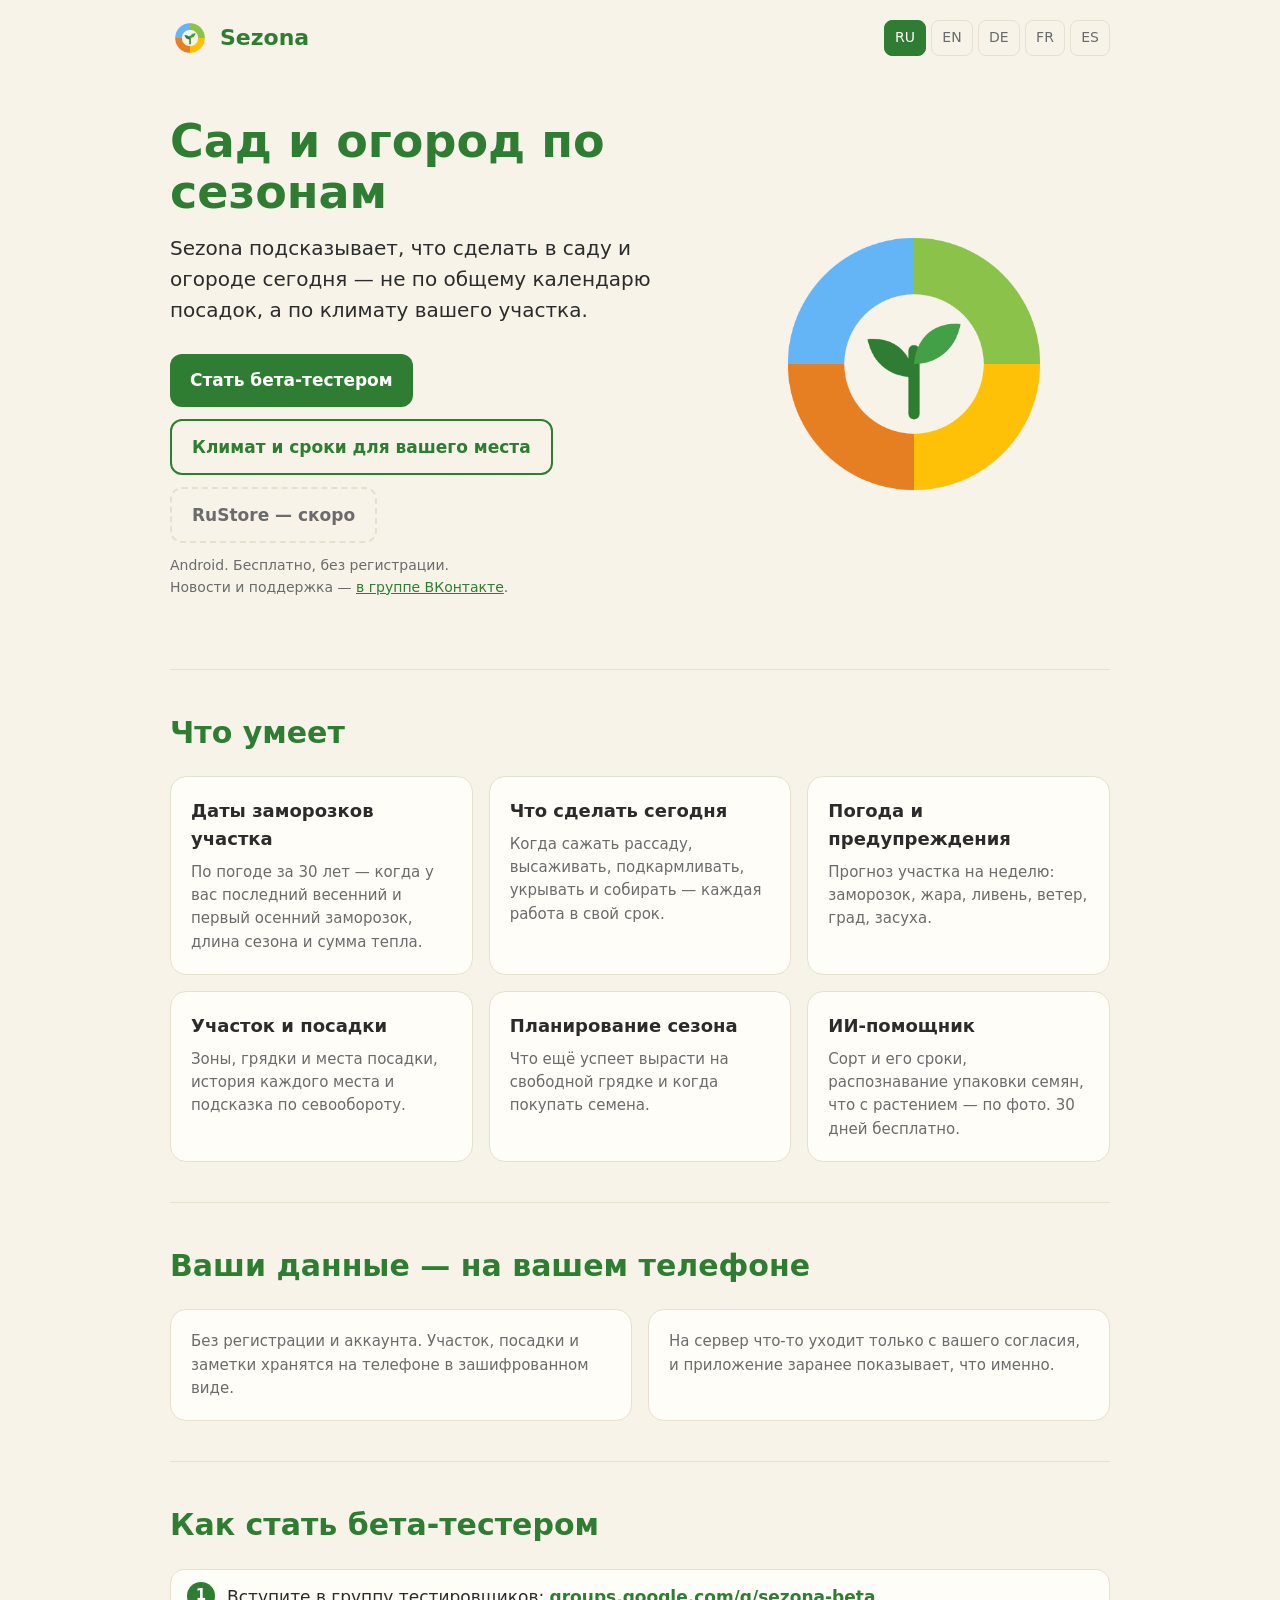
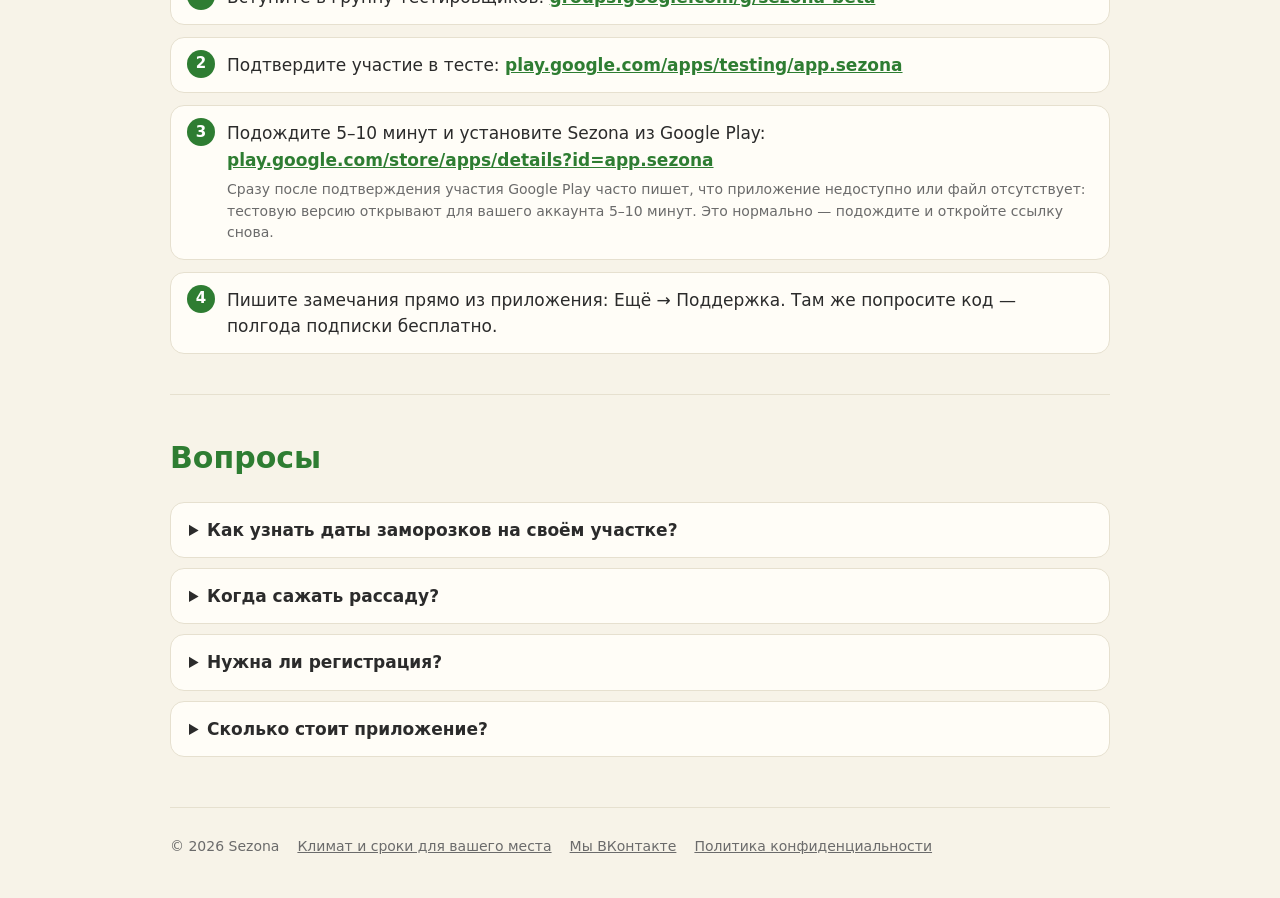
<file: index.html>
<!DOCTYPE html>
<html lang="ru">
<head>
<meta charset="utf-8">
<meta name="viewport" content="width=device-width, initial-scale=1">
<title>Sezona — календарь работ в саду и огороде по климату вашего участка</title>
<meta name="description" content="Приложение для сада и огорода: даты заморозков по погоде за 30 лет, когда сажать рассаду и высаживать, погода участка с предупреждениями, ИИ-помощник по фото. Android, бесплатно, без регистрации.">
<link rel="canonical" href="https://sezonaapp.com/">
<link rel="alternate" hreflang="ru" href="https://sezonaapp.com/">
<link rel="alternate" hreflang="en" href="https://sezonaapp.com/en/">
<link rel="alternate" hreflang="de" href="https://sezonaapp.com/de/">
<link rel="alternate" hreflang="fr" href="https://sezonaapp.com/fr/">
<link rel="alternate" hreflang="es" href="https://sezonaapp.com/es/">
<link rel="alternate" hreflang="x-default" href="https://sezonaapp.com/en/">
<link rel="icon" href="/icon.png" type="image/png">
<link rel="apple-touch-icon" href="/icon.png">
<link rel="stylesheet" href="/style.css">
<meta name="theme-color" content="#2E7D32">
<meta property="og:type" content="website">
<meta property="og:site_name" content="Sezona">
<meta property="og:locale" content="ru_RU">
<meta property="og:locale:alternate" content="en_US">
<meta property="og:url" content="https://sezonaapp.com/">
<meta property="og:title" content="Sezona — сад и огород по сезонам">
<meta property="og:description" content="Что и когда делать в саду и огороде — по климату вашего участка.">
<meta property="og:image" content="https://sezonaapp.com/og-ru.png">
<meta property="og:image:width" content="1200">
<meta property="og:image:height" content="630">
<meta name="twitter:card" content="summary_large_image">
<script type="application/ld+json">
{
  "@context": "https://schema.org",
  "@graph": [
    {
      "@type": "SoftwareApplication",
      "name": "Sezona: сад и огород",
      "alternateName": "Sezona",
      "url": "https://sezonaapp.com/",
      "image": "https://sezonaapp.com/icon.png",
      "description": "Календарь работ в саду и огороде по климату участка: даты заморозков, сроки посева и высадки, погода с предупреждениями, ИИ-помощник.",
      "applicationCategory": "LifestyleApplication",
      "operatingSystem": "Android",
      "inLanguage": ["ru", "en"],
      "offers": { "@type": "Offer", "price": "0", "priceCurrency": "RUB" },
      "downloadUrl": "https://play.google.com/store/apps/details?id=app.sezona",
      "sameAs": ["https://vk.ru/sezonaapp"]
    },
    {
      "@type": "FAQPage",
      "mainEntity": [
        { "@type": "Question", "name": "Как узнать даты заморозков на своём участке?",
          "acceptedAnswer": { "@type": "Answer", "text": "Укажите в Sezona, где участок. Приложение по погоде за последние 30 лет рассчитает, когда у вас обычно последний весенний и первый осенний заморозок, сколько длится сезон и сколько тепла набирается за лето." } },
        { "@type": "Question", "name": "Когда сажать рассаду?",
          "acceptedAnswer": { "@type": "Answer", "text": "Срок посева рассады считается назад от даты высадки, а высадка — от даты последнего весеннего заморозка на вашем участке. Sezona делает этот расчёт для каждой культуры и напоминает, когда пора сеять." } },
        { "@type": "Question", "name": "Нужна ли регистрация?",
          "acceptedAnswer": { "@type": "Answer", "text": "Нет. Участок, посадки и заметки хранятся на телефоне в зашифрованном виде. На сервер что-то уходит только с вашего согласия." } },
        { "@type": "Question", "name": "Сколько стоит приложение?",
          "acceptedAnswer": { "@type": "Answer", "text": "Приложение бесплатное. Полный справочник на сервере и ИИ проекта — по подписке, первые 30 дней бесплатно. ИИ-помощник можно подключить и по своему ключу." } }
      ]
    }
  ]
}
</script>
</head>
<body>
<div class="wrap">
  <header>
    <a class="brand" href="/"><img src="/icon.png" alt="" width="40" height="40">Sezona</a>
    <nav class="lang" aria-label="Язык">
      <a href="/" hreflang="ru" aria-current="page">RU</a>
      <a href="/en/" hreflang="en">EN</a>
      <a href="/de/" hreflang="de">DE</a>
      <a href="/fr/" hreflang="fr">FR</a>
      <a href="/es/" hreflang="es">ES</a>
    </nav>
  </header>

  <main>
    <div class="hero">
      <div>
        <h1>Сад и огород по сезонам</h1>
        <p class="lead">Sezona подсказывает, что сделать в саду и огороде сегодня — не по общему календарю посадок, а по климату вашего участка.</p>
        <div class="buttons">
          <a class="btn main" href="#beta">Стать бета-тестером</a>
          <a class="btn alt" href="https://climate.sezonaapp.com/ru/">Климат и сроки для вашего места</a>
          <span class="btn off">RuStore — скоро</span>
        </div>
        <p class="note">Android. Бесплатно, без регистрации.<br>Новости и поддержка — <a href="https://vk.ru/sezonaapp">в группе ВКонтакте</a>.</p>
      </div>
      <img src="/icon.png" alt="Логотип Sezona — росток в колесе четырёх сезонов" width="340" height="340">
    </div>

    <section>
      <h2>Что умеет</h2>
      <div class="grid">
        <div class="card"><h3>Даты заморозков участка</h3>
          <p>По погоде за 30 лет — когда у вас последний весенний и первый осенний заморозок, длина сезона и сумма тепла.</p></div>
        <div class="card"><h3>Что сделать сегодня</h3>
          <p>Когда сажать рассаду, высаживать, подкармливать, укрывать и собирать — каждая работа в свой срок.</p></div>
        <div class="card"><h3>Погода и предупреждения</h3>
          <p>Прогноз участка на неделю: заморозок, жара, ливень, ветер, град, засуха.</p></div>
        <div class="card"><h3>Участок и посадки</h3>
          <p>Зоны, грядки и места посадки, история каждого места и подсказка по севообороту.</p></div>
        <div class="card"><h3>Планирование сезона</h3>
          <p>Что ещё успеет вырасти на свободной грядке и когда покупать семена.</p></div>
        <div class="card"><h3>ИИ-помощник</h3>
          <p>Сорт и его сроки, распознавание упаковки семян, что с растением — по фото. 30 дней бесплатно.</p></div>
      </div>
    </section>

    <section>
      <h2>Ваши данные — на вашем телефоне</h2>
      <div class="privacy">
        <div class="card"><p>Без регистрации и аккаунта. Участок, посадки и заметки хранятся на телефоне в зашифрованном виде.</p></div>
        <div class="card"><p>На сервер что-то уходит только с вашего согласия, и приложение заранее показывает, что именно.</p></div>
      </div>
    </section>

    <section id="beta">
      <h2>Как стать бета-тестером</h2>
      <ol class="steps">
        <li>Вступите в группу тестировщиков: <a href="https://groups.google.com/g/sezona-beta">groups.google.com/g/sezona-beta</a></li>
        <li>Подтвердите участие в тесте: <a href="https://play.google.com/apps/testing/app.sezona">play.google.com/apps/testing/app.sezona</a></li>
        <li>Подождите 5–10 минут и установите Sezona из Google Play: <a href="https://play.google.com/store/apps/details?id=app.sezona">play.google.com/store/apps/details?id=app.sezona</a><br><span class="hint">Сразу после подтверждения участия Google Play часто пишет, что приложение недоступно или файл отсутствует: тестовую версию открывают для вашего аккаунта 5–10 минут. Это нормально — подождите и откройте ссылку снова.</span></li>
        <li>Пишите замечания прямо из приложения: Ещё → Поддержка. Там же попросите код — полгода подписки бесплатно.</li>
      </ol>
    </section>

    <section class="faq">
      <h2>Вопросы</h2>
      <details><summary>Как узнать даты заморозков на своём участке?</summary>
        <p>Укажите в Sezona, где участок. Приложение по погоде за последние 30 лет рассчитает, когда у вас обычно последний весенний и первый осенний заморозок, сколько длится сезон и сколько тепла набирается за лето.</p></details>
      <details><summary>Когда сажать рассаду?</summary>
        <p>Срок посева рассады считается назад от даты высадки, а высадка — от даты последнего весеннего заморозка на вашем участке. Sezona делает этот расчёт для каждой культуры и напоминает, когда пора сеять.</p></details>
      <details><summary>Нужна ли регистрация?</summary>
        <p>Нет. Участок, посадки и заметки хранятся на телефоне в зашифрованном виде. На сервер что-то уходит только с вашего согласия.</p></details>
      <details><summary>Сколько стоит приложение?</summary>
        <p>Приложение бесплатное. Полный справочник на сервере и ИИ проекта — по подписке, первые 30 дней бесплатно. ИИ-помощник можно подключить и по своему ключу.</p></details>
    </section>
  </main>

  <footer>
    <span>© 2026 Sezona</span>
    <a href="https://climate.sezonaapp.com/ru/">Климат и сроки для вашего места</a>
    <a href="https://vk.ru/sezonaapp">Мы ВКонтакте</a>
    <a href="https://aagorlan.github.io/sezona-legal/">Политика конфиденциальности</a>
  </footer>
</div>
</body>
</html>
</file>
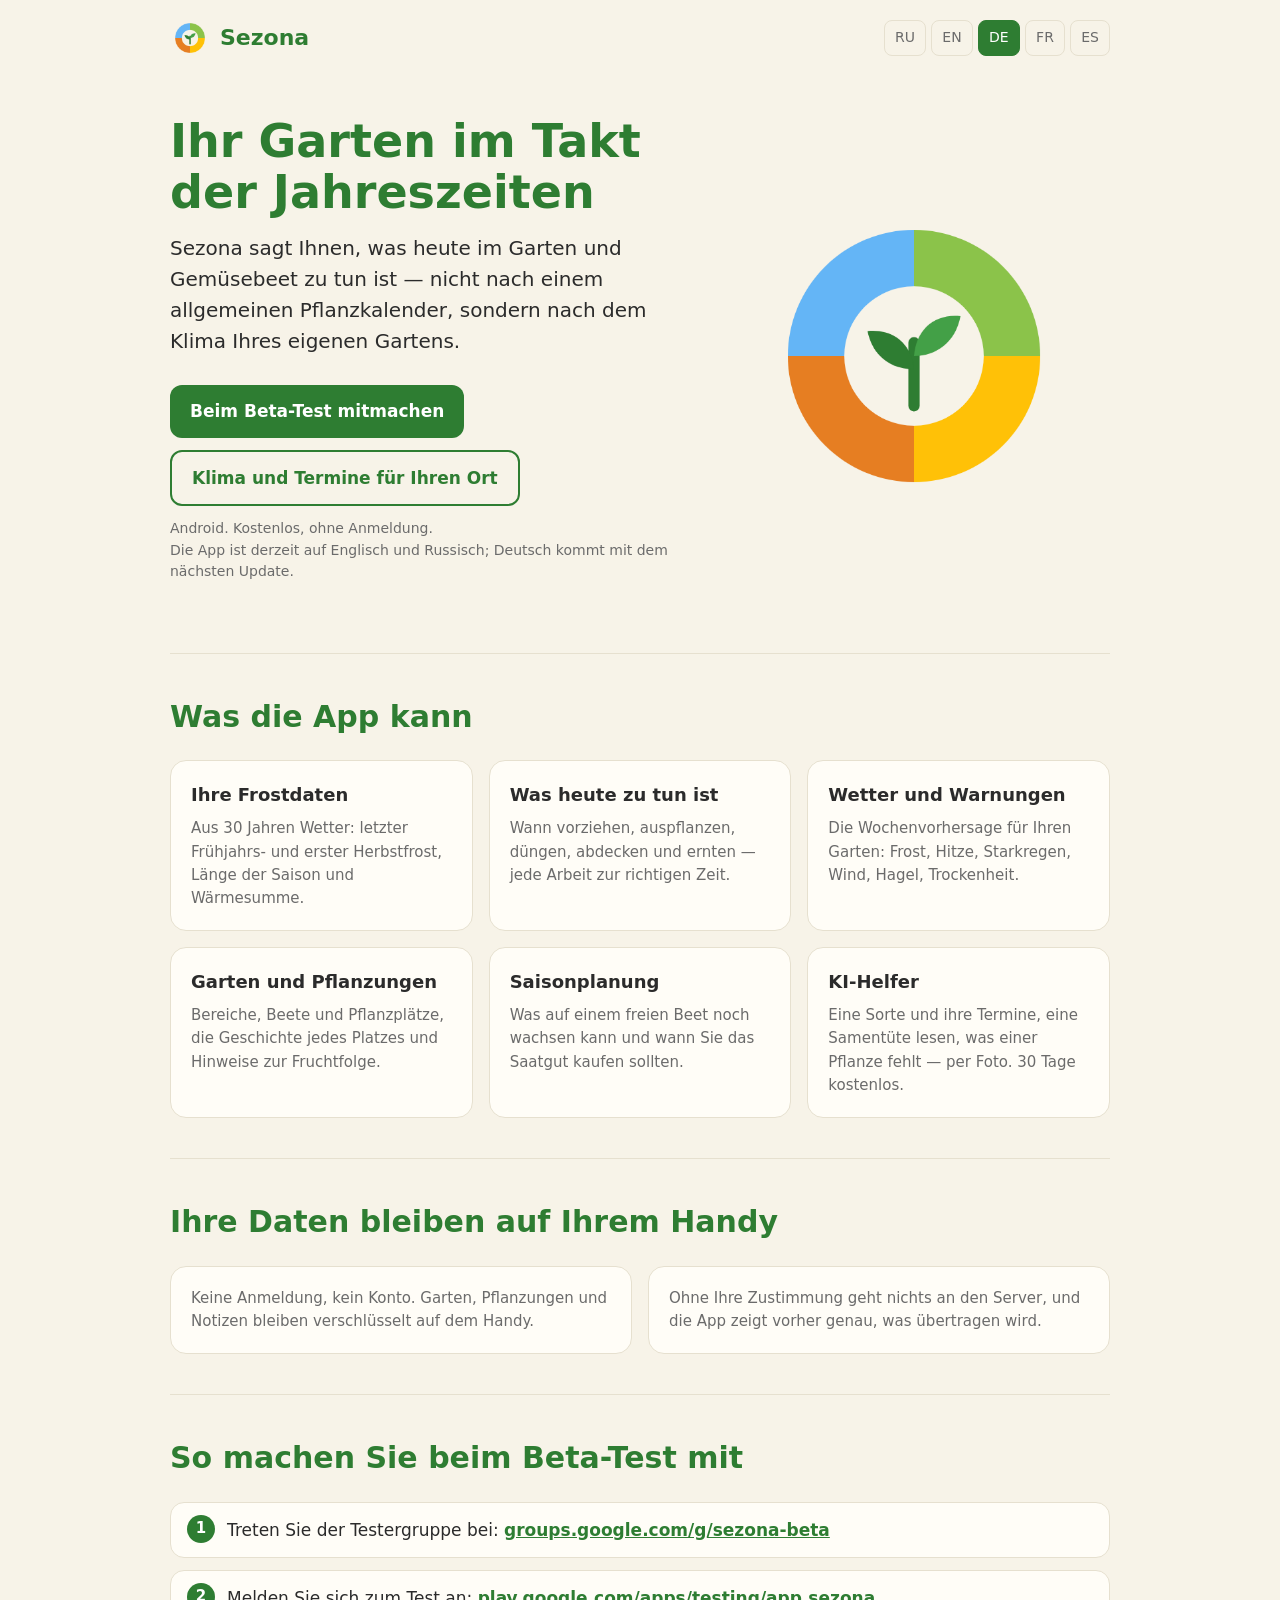
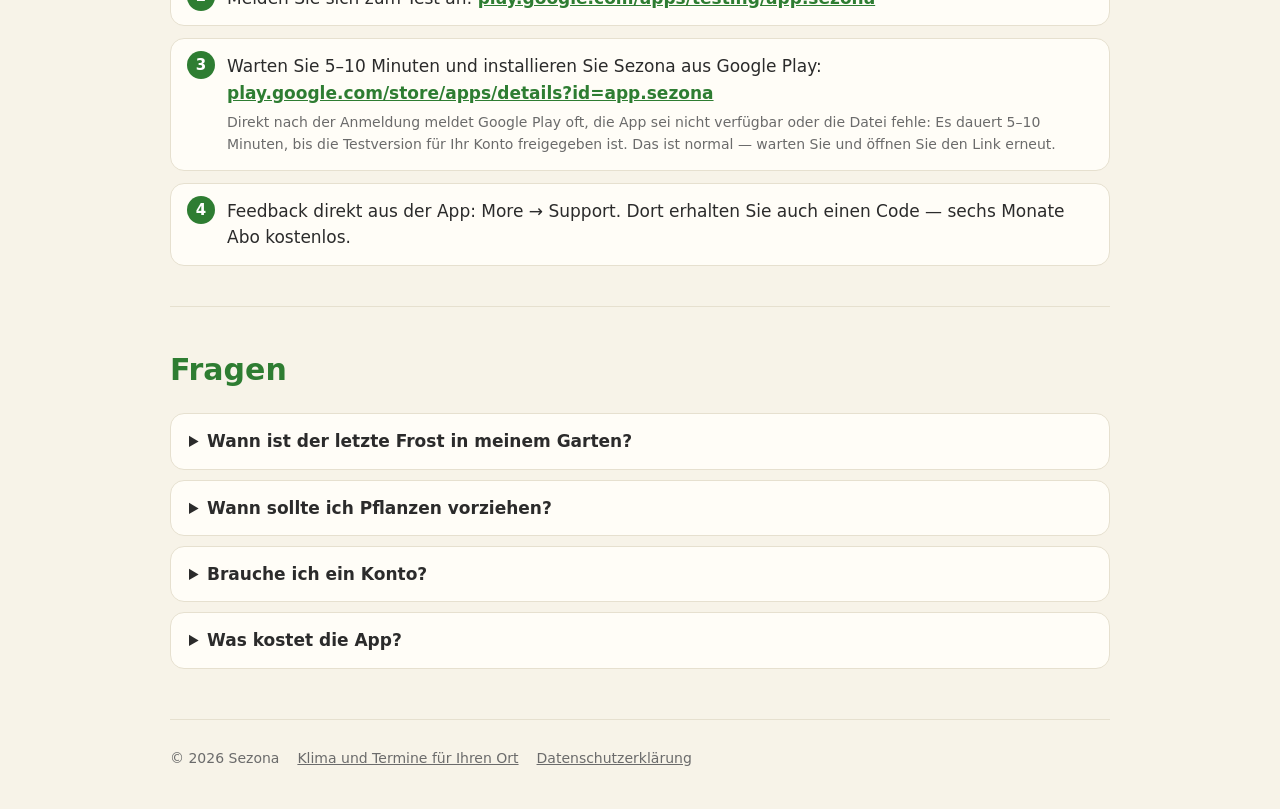
<file: de/index.html>
<!DOCTYPE html>
<html lang="de">
<head>
<meta charset="utf-8">
<meta name="viewport" content="width=device-width, initial-scale=1">
<title>Sezona — Garten- und Gemüseplaner nach dem Klima Ihres Gartens</title>
<meta name="description" content="Garten-App: Ihre Daten für den letzten und ersten Frost aus 30 Jahren Wetter, wann vorziehen und auspflanzen, das Wetter Ihres Gartens mit Warnungen und ein KI-Helfer. Android, kostenlos, ohne Anmeldung.">
<link rel="canonical" href="https://sezonaapp.com/de/">
<link rel="alternate" hreflang="ru" href="https://sezonaapp.com/">
<link rel="alternate" hreflang="en" href="https://sezonaapp.com/en/">
<link rel="alternate" hreflang="de" href="https://sezonaapp.com/de/">
<link rel="alternate" hreflang="fr" href="https://sezonaapp.com/fr/">
<link rel="alternate" hreflang="es" href="https://sezonaapp.com/es/">
<link rel="alternate" hreflang="x-default" href="https://sezonaapp.com/en/">
<link rel="icon" href="/icon.png" type="image/png">
<link rel="apple-touch-icon" href="/icon.png">
<link rel="stylesheet" href="/style.css">
<meta name="theme-color" content="#2E7D32">
<meta property="og:type" content="website">
<meta property="og:site_name" content="Sezona">
<meta property="og:locale" content="de_DE">
<meta property="og:locale:alternate" content="en_US">
<meta property="og:url" content="https://sezonaapp.com/de/">
<meta property="og:title" content="Sezona — Ihr Garten im Takt der Jahreszeiten">
<meta property="og:description" content="Was im Garten wann zu tun ist — nach dem Klima Ihres Gartens.">
<meta property="og:image" content="https://sezonaapp.com/og-de.png">
<meta property="og:image:width" content="1200">
<meta property="og:image:height" content="630">
<meta name="twitter:card" content="summary_large_image">
<script type="application/ld+json">
{
  "@context": "https://schema.org",
  "@graph": [
    {
      "@type": "SoftwareApplication",
      "name": "Sezona: Garten- und Gemüseplaner",
      "alternateName": "Sezona",
      "url": "https://sezonaapp.com/de/",
      "image": "https://sezonaapp.com/icon.png",
      "description": "Ein Planer für Garten und Gemüsebeet nach dem Klima Ihres Gartens: Frostdaten, Aussaat- und Pflanztermine, Wetterwarnungen und ein KI-Helfer.",
      "applicationCategory": "LifestyleApplication",
      "operatingSystem": "Android",
      "inLanguage": ["de"],
      "offers": { "@type": "Offer", "price": "0", "priceCurrency": "EUR" },
      "downloadUrl": "https://play.google.com/store/apps/details?id=app.sezona"
    },
    {
      "@type": "FAQPage",
      "mainEntity": [
        { "@type": "Question", "name": "Wann ist der letzte Frost in meinem Garten?",
          "acceptedAnswer": { "@type": "Answer", "text": "Geben Sie in Sezona an, wo Ihr Garten liegt. Aus dem Wetter der letzten 30 Jahre berechnet die App, wann bei Ihnen meist der letzte Frühjahrs- und der erste Herbstfrost ist, wie lang die Saison dauert und wie viel Wärme der Sommer bringt." } },
        { "@type": "Question", "name": "Wann sollte ich Pflanzen vorziehen?",
          "acceptedAnswer": { "@type": "Answer", "text": "Der Termin fürs Vorziehen wird vom Auspflanzen zurückgerechnet, das Auspflanzen vom letzten Frühjahrsfrost in Ihrem Garten. Sezona macht das für jede Kultur und erinnert Sie, wenn es Zeit zur Aussaat ist." } },
        { "@type": "Question", "name": "Brauche ich ein Konto?",
          "acceptedAnswer": { "@type": "Answer", "text": "Nein. Garten, Pflanzungen und Notizen bleiben verschlüsselt auf Ihrem Handy. Ohne Ihre Zustimmung geht nichts an den Server." } },
        { "@type": "Question", "name": "Was kostet die App?",
          "acceptedAnswer": { "@type": "Answer", "text": "Die App ist kostenlos. Der vollständige Pflanzenkatalog auf dem Server und die KI des Projekts gibt es im Abo; die ersten 30 Tage sind kostenlos. Den KI-Helfer können Sie auch mit Ihrem eigenen Schlüssel nutzen." } }
      ]
    }
  ]
}
</script>
</head>
<body>
<div class="wrap">
  <header>
    <a class="brand" href="/de/"><img src="/icon.png" alt="" width="40" height="40">Sezona</a>
    <nav class="lang" aria-label="Sprache">
      <a href="/" hreflang="ru">RU</a>
      <a href="/en/" hreflang="en">EN</a>
      <a href="/de/" hreflang="de" aria-current="page">DE</a>
      <a href="/fr/" hreflang="fr">FR</a>
      <a href="/es/" hreflang="es">ES</a>
    </nav>
  </header>

  <main>
    <div class="hero">
      <div>
        <h1>Ihr Garten im Takt der Jahreszeiten</h1>
        <p class="lead">Sezona sagt Ihnen, was heute im Garten und Gemüsebeet zu tun ist — nicht nach einem allgemeinen Pflanzkalender, sondern nach dem Klima Ihres eigenen Gartens.</p>
        <div class="buttons">
          <a class="btn main" href="#beta">Beim Beta-Test mitmachen</a>
          <a class="btn alt" href="https://climate.sezonaapp.com/de/">Klima und Termine für Ihren Ort</a>
        </div>
        <p class="note">Android. Kostenlos, ohne Anmeldung.<br>Die App ist derzeit auf Englisch und Russisch; Deutsch kommt mit dem nächsten Update.</p>
      </div>
      <img src="/icon.png" alt="Sezona-Logo — ein Keimling im Rad der vier Jahreszeiten" width="340" height="340">
    </div>

    <section>
      <h2>Was die App kann</h2>
      <div class="grid">
        <div class="card"><h3>Ihre Frostdaten</h3>
          <p>Aus 30 Jahren Wetter: letzter Frühjahrs- und erster Herbstfrost, Länge der Saison und Wärmesumme.</p></div>
        <div class="card"><h3>Was heute zu tun ist</h3>
          <p>Wann vorziehen, auspflanzen, düngen, abdecken und ernten — jede Arbeit zur richtigen Zeit.</p></div>
        <div class="card"><h3>Wetter und Warnungen</h3>
          <p>Die Wochenvorhersage für Ihren Garten: Frost, Hitze, Starkregen, Wind, Hagel, Trockenheit.</p></div>
        <div class="card"><h3>Garten und Pflanzungen</h3>
          <p>Bereiche, Beete und Pflanzplätze, die Geschichte jedes Platzes und Hinweise zur Fruchtfolge.</p></div>
        <div class="card"><h3>Saisonplanung</h3>
          <p>Was auf einem freien Beet noch wachsen kann und wann Sie das Saatgut kaufen sollten.</p></div>
        <div class="card"><h3>KI-Helfer</h3>
          <p>Eine Sorte und ihre Termine, eine Samentüte lesen, was einer Pflanze fehlt — per Foto. 30 Tage kostenlos.</p></div>
      </div>
    </section>

    <section>
      <h2>Ihre Daten bleiben auf Ihrem Handy</h2>
      <div class="privacy">
        <div class="card"><p>Keine Anmeldung, kein Konto. Garten, Pflanzungen und Notizen bleiben verschlüsselt auf dem Handy.</p></div>
        <div class="card"><p>Ohne Ihre Zustimmung geht nichts an den Server, und die App zeigt vorher genau, was übertragen wird.</p></div>
      </div>
    </section>

    <section id="beta">
      <h2>So machen Sie beim Beta-Test mit</h2>
      <ol class="steps">
        <li>Treten Sie der Testergruppe bei: <a href="https://groups.google.com/g/sezona-beta">groups.google.com/g/sezona-beta</a></li>
        <li>Melden Sie sich zum Test an: <a href="https://play.google.com/apps/testing/app.sezona">play.google.com/apps/testing/app.sezona</a></li>
        <li>Warten Sie 5–10 Minuten und installieren Sie Sezona aus Google Play: <a href="https://play.google.com/store/apps/details?id=app.sezona">play.google.com/store/apps/details?id=app.sezona</a><br><span class="hint">Direkt nach der Anmeldung meldet Google Play oft, die App sei nicht verfügbar oder die Datei fehle: Es dauert 5–10 Minuten, bis die Testversion für Ihr Konto freigegeben ist. Das ist normal — warten Sie und öffnen Sie den Link erneut.</span></li>
        <li>Feedback direkt aus der App: More → Support. Dort erhalten Sie auch einen Code — sechs Monate Abo kostenlos.</li>
      </ol>
    </section>

    <section class="faq">
      <h2>Fragen</h2>
      <details><summary>Wann ist der letzte Frost in meinem Garten?</summary>
        <p>Geben Sie in Sezona an, wo Ihr Garten liegt. Aus dem Wetter der letzten 30 Jahre berechnet die App, wann bei Ihnen meist der letzte Frühjahrs- und der erste Herbstfrost ist, wie lang die Saison dauert und wie viel Wärme der Sommer bringt.</p></details>
      <details><summary>Wann sollte ich Pflanzen vorziehen?</summary>
        <p>Der Termin fürs Vorziehen wird vom Auspflanzen zurückgerechnet, das Auspflanzen vom letzten Frühjahrsfrost in Ihrem Garten. Sezona macht das für jede Kultur und erinnert Sie, wenn es Zeit zur Aussaat ist.</p></details>
      <details><summary>Brauche ich ein Konto?</summary>
        <p>Nein. Garten, Pflanzungen und Notizen bleiben verschlüsselt auf Ihrem Handy. Ohne Ihre Zustimmung geht nichts an den Server.</p></details>
      <details><summary>Was kostet die App?</summary>
        <p>Die App ist kostenlos. Der vollständige Pflanzenkatalog auf dem Server und die KI des Projekts gibt es im Abo; die ersten 30 Tage sind kostenlos. Den KI-Helfer können Sie auch mit Ihrem eigenen Schlüssel nutzen.</p></details>
    </section>
  </main>

  <footer>
    <span>© 2026 Sezona</span>
    <a href="https://climate.sezonaapp.com/de/">Klima und Termine für Ihren Ort</a>
    <a href="https://aagorlan.github.io/sezona-legal/">Datenschutzerklärung</a>
  </footer>
</div>
</body>
</html>
</file>
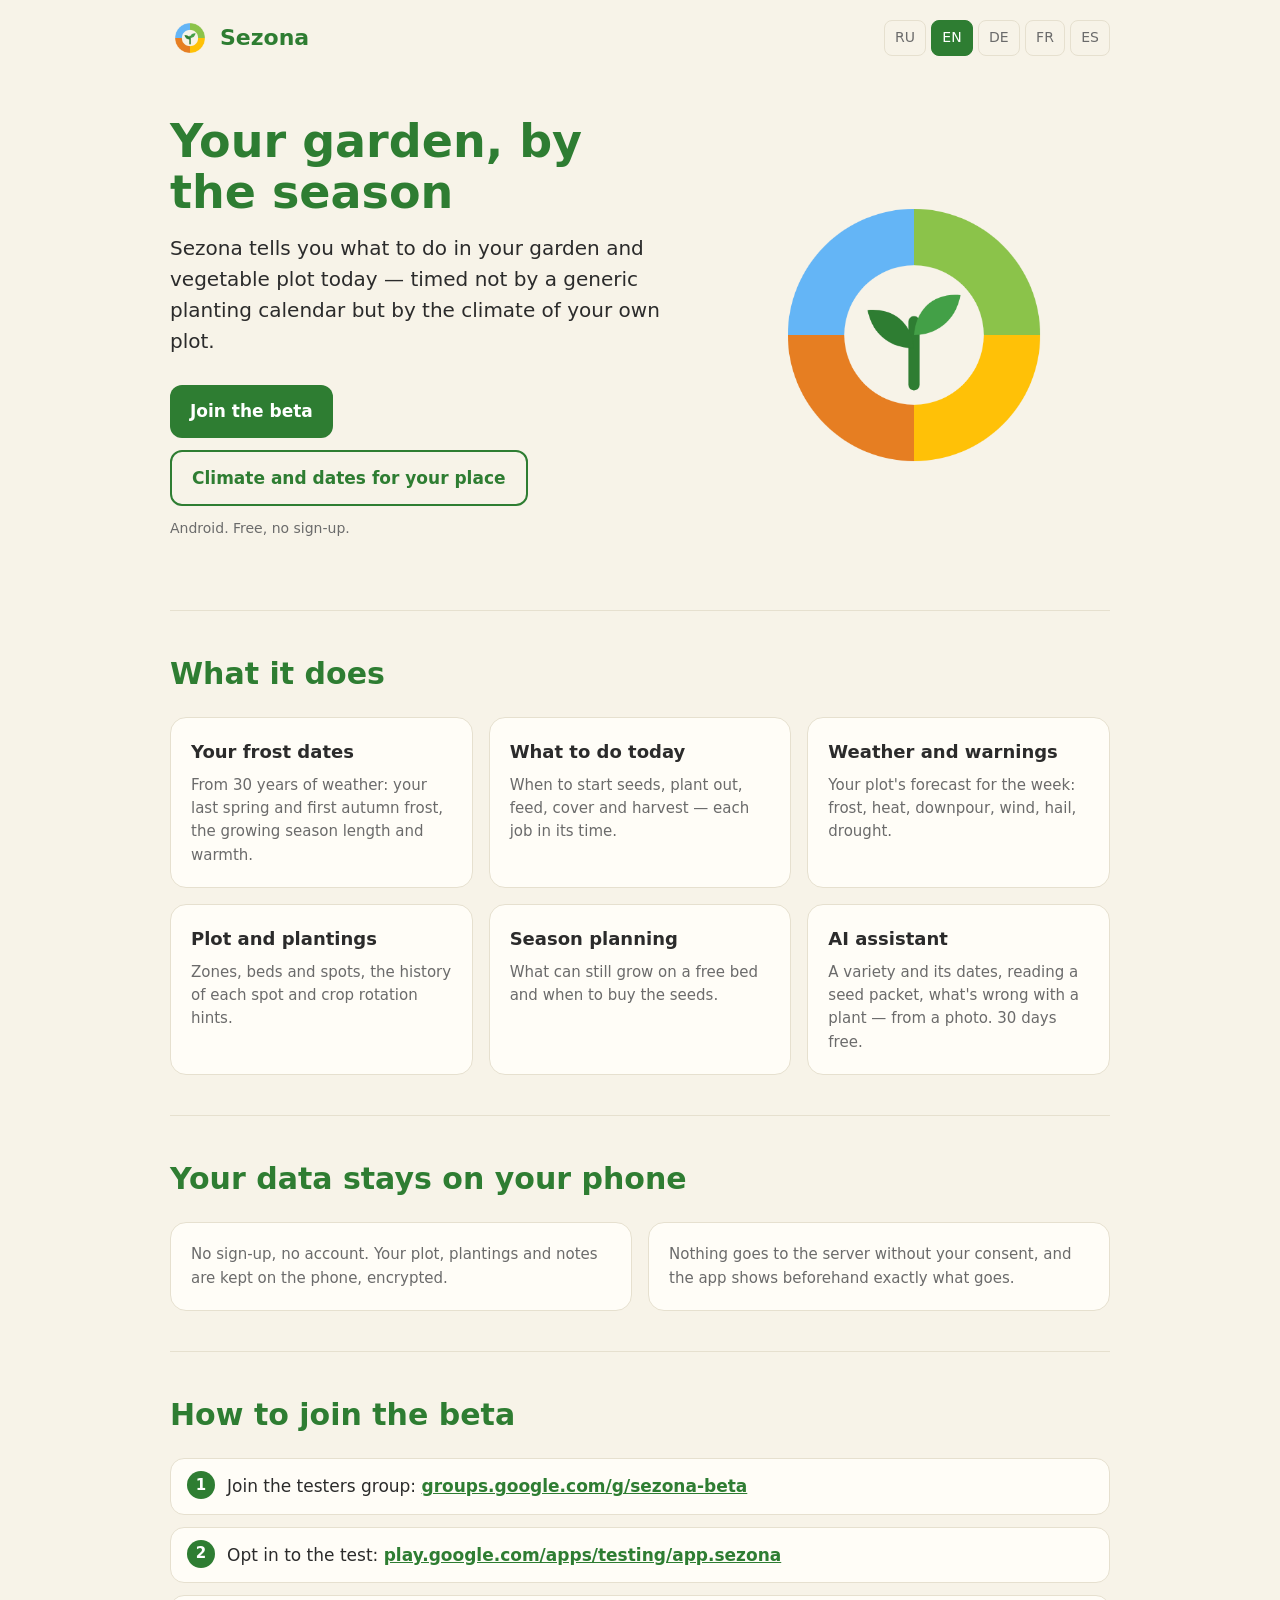
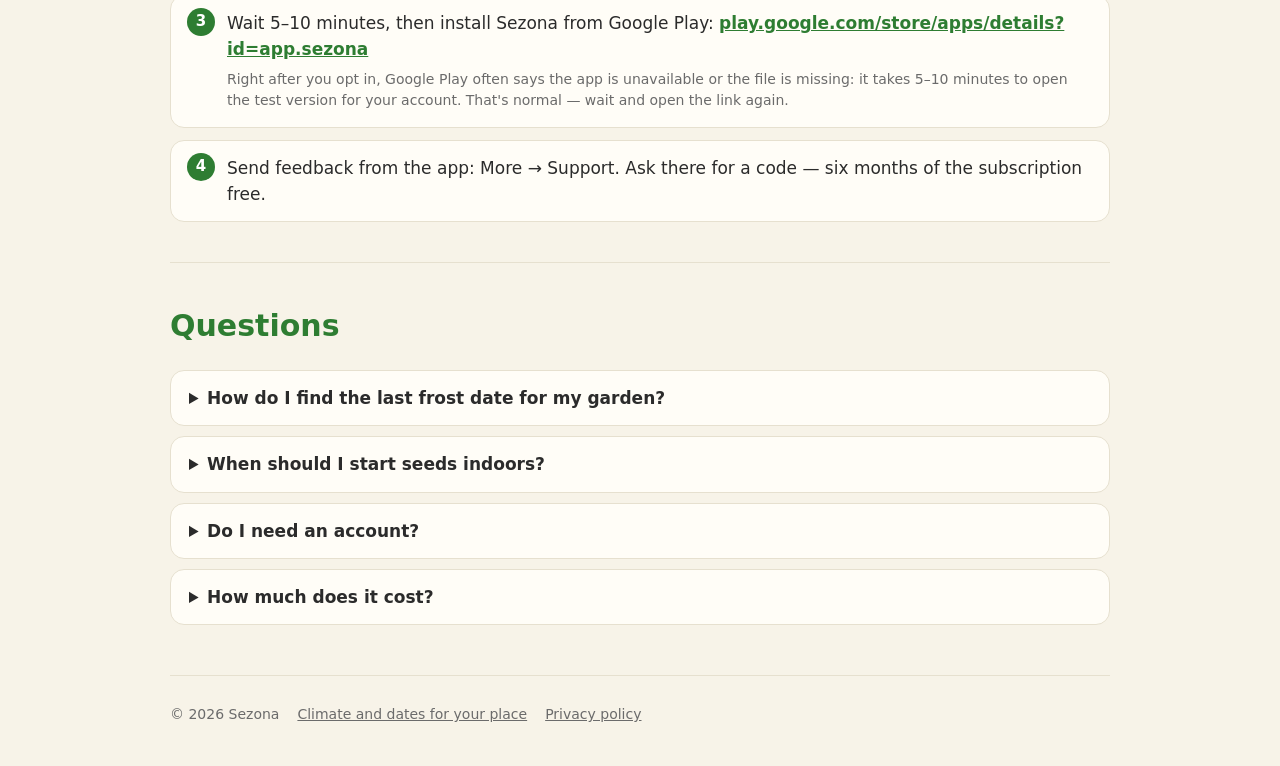
<file: en/index.html>
<!DOCTYPE html>
<html lang="en">
<head>
<meta charset="utf-8">
<meta name="viewport" content="width=device-width, initial-scale=1">
<title>Sezona — garden &amp; vegetable planner timed by your plot's climate</title>
<meta name="description" content="A garden planner app: your last and first frost dates from 30 years of weather, when to start seeds and plant out, your plot's weather with warnings, and an AI helper. Android, free, no sign-up.">
<link rel="canonical" href="https://sezonaapp.com/en/">
<link rel="alternate" hreflang="ru" href="https://sezonaapp.com/">
<link rel="alternate" hreflang="en" href="https://sezonaapp.com/en/">
<link rel="alternate" hreflang="de" href="https://sezonaapp.com/de/">
<link rel="alternate" hreflang="fr" href="https://sezonaapp.com/fr/">
<link rel="alternate" hreflang="es" href="https://sezonaapp.com/es/">
<link rel="alternate" hreflang="x-default" href="https://sezonaapp.com/en/">
<link rel="icon" href="/icon.png" type="image/png">
<link rel="apple-touch-icon" href="/icon.png">
<link rel="stylesheet" href="/style.css">
<meta name="theme-color" content="#2E7D32">
<meta property="og:type" content="website">
<meta property="og:site_name" content="Sezona">
<meta property="og:locale" content="en_US">
<meta property="og:locale:alternate" content="ru_RU">
<meta property="og:url" content="https://sezonaapp.com/en/">
<meta property="og:title" content="Sezona — your garden, by the season">
<meta property="og:description" content="What to do in your garden and when — timed by your plot's climate.">
<meta property="og:image" content="https://sezonaapp.com/og-en.png">
<meta property="og:image:width" content="1200">
<meta property="og:image:height" content="630">
<meta name="twitter:card" content="summary_large_image">
<script type="application/ld+json">
{
  "@context": "https://schema.org",
  "@graph": [
    {
      "@type": "SoftwareApplication",
      "name": "Sezona: Garden & Veg Planner",
      "alternateName": "Sezona",
      "url": "https://sezonaapp.com/en/",
      "image": "https://sezonaapp.com/icon.png",
      "description": "A garden and vegetable plot planner timed by your plot's climate: frost dates, when to sow and plant out, weather warnings and an AI helper.",
      "applicationCategory": "LifestyleApplication",
      "operatingSystem": "Android",
      "inLanguage": ["en", "ru"],
      "offers": { "@type": "Offer", "price": "0", "priceCurrency": "USD" },
      "downloadUrl": "https://play.google.com/store/apps/details?id=app.sezona"
    },
    {
      "@type": "FAQPage",
      "mainEntity": [
        { "@type": "Question", "name": "How do I find the last frost date for my garden?",
          "acceptedAnswer": { "@type": "Answer", "text": "Tell Sezona where your plot is. From the last 30 years of weather it works out when your last spring frost and first autumn frost usually are, how long your growing season is and how much warmth the summer brings." } },
        { "@type": "Question", "name": "When should I start seeds indoors?",
          "acceptedAnswer": { "@type": "Answer", "text": "Seed starting is counted back from planting out, and planting out from your plot's last spring frost. Sezona does this for every crop and reminds you when it's time to sow." } },
        { "@type": "Question", "name": "Do I need an account?",
          "acceptedAnswer": { "@type": "Answer", "text": "No. Your plot, plantings and notes are kept on your phone, encrypted. Nothing goes to the server without your consent." } },
        { "@type": "Question", "name": "How much does it cost?",
          "acceptedAnswer": { "@type": "Answer", "text": "The app is free. The full plant catalog on the server and the project's AI come with a subscription; the first 30 days are free. You can also connect the AI helper with your own key." } }
      ]
    }
  ]
}
</script>
</head>
<body>
<div class="wrap">
  <header>
    <a class="brand" href="/en/"><img src="/icon.png" alt="" width="40" height="40">Sezona</a>
    <nav class="lang" aria-label="Language">
      <a href="/" hreflang="ru">RU</a>
      <a href="/en/" hreflang="en" aria-current="page">EN</a>
      <a href="/de/" hreflang="de">DE</a>
      <a href="/fr/" hreflang="fr">FR</a>
      <a href="/es/" hreflang="es">ES</a>
    </nav>
  </header>

  <main>
    <div class="hero">
      <div>
        <h1>Your garden, by the season</h1>
        <p class="lead">Sezona tells you what to do in your garden and vegetable plot today — timed not by a generic planting calendar but by the climate of your own plot.</p>
        <div class="buttons">
          <a class="btn main" href="#beta">Join the beta</a>
          <a class="btn alt" href="https://climate.sezonaapp.com/en/">Climate and dates for your place</a>
        </div>
        <p class="note">Android. Free, no sign-up.</p>
      </div>
      <img src="/icon.png" alt="Sezona logo — a sprout in a wheel of four seasons" width="340" height="340">
    </div>

    <section>
      <h2>What it does</h2>
      <div class="grid">
        <div class="card"><h3>Your frost dates</h3>
          <p>From 30 years of weather: your last spring and first autumn frost, the growing season length and warmth.</p></div>
        <div class="card"><h3>What to do today</h3>
          <p>When to start seeds, plant out, feed, cover and harvest — each job in its time.</p></div>
        <div class="card"><h3>Weather and warnings</h3>
          <p>Your plot's forecast for the week: frost, heat, downpour, wind, hail, drought.</p></div>
        <div class="card"><h3>Plot and plantings</h3>
          <p>Zones, beds and spots, the history of each spot and crop rotation hints.</p></div>
        <div class="card"><h3>Season planning</h3>
          <p>What can still grow on a free bed and when to buy the seeds.</p></div>
        <div class="card"><h3>AI assistant</h3>
          <p>A variety and its dates, reading a seed packet, what's wrong with a plant — from a photo. 30 days free.</p></div>
      </div>
    </section>

    <section>
      <h2>Your data stays on your phone</h2>
      <div class="privacy">
        <div class="card"><p>No sign-up, no account. Your plot, plantings and notes are kept on the phone, encrypted.</p></div>
        <div class="card"><p>Nothing goes to the server without your consent, and the app shows beforehand exactly what goes.</p></div>
      </div>
    </section>

    <section id="beta">
      <h2>How to join the beta</h2>
      <ol class="steps">
        <li>Join the testers group: <a href="https://groups.google.com/g/sezona-beta">groups.google.com/g/sezona-beta</a></li>
        <li>Opt in to the test: <a href="https://play.google.com/apps/testing/app.sezona">play.google.com/apps/testing/app.sezona</a></li>
        <li>Wait 5–10 minutes, then install Sezona from Google Play: <a href="https://play.google.com/store/apps/details?id=app.sezona">play.google.com/store/apps/details?id=app.sezona</a><br><span class="hint">Right after you opt in, Google Play often says the app is unavailable or the file is missing: it takes 5–10 minutes to open the test version for your account. That's normal — wait and open the link again.</span></li>
        <li>Send feedback from the app: More → Support. Ask there for a code — six months of the subscription free.</li>
      </ol>
    </section>

    <section class="faq">
      <h2>Questions</h2>
      <details><summary>How do I find the last frost date for my garden?</summary>
        <p>Tell Sezona where your plot is. From the last 30 years of weather it works out when your last spring frost and first autumn frost usually are, how long your growing season is and how much warmth the summer brings.</p></details>
      <details><summary>When should I start seeds indoors?</summary>
        <p>Seed starting is counted back from planting out, and planting out from your plot's last spring frost. Sezona does this for every crop and reminds you when it's time to sow.</p></details>
      <details><summary>Do I need an account?</summary>
        <p>No. Your plot, plantings and notes are kept on your phone, encrypted. Nothing goes to the server without your consent.</p></details>
      <details><summary>How much does it cost?</summary>
        <p>The app is free. The full plant catalog on the server and the project's AI come with a subscription; the first 30 days are free. You can also connect the AI helper with your own key.</p></details>
    </section>
  </main>

  <footer>
    <span>© 2026 Sezona</span>
    <a href="https://climate.sezonaapp.com/en/">Climate and dates for your place</a>
    <a href="https://aagorlan.github.io/sezona-legal/">Privacy policy</a>
  </footer>
</div>
</body>
</html>
</file>
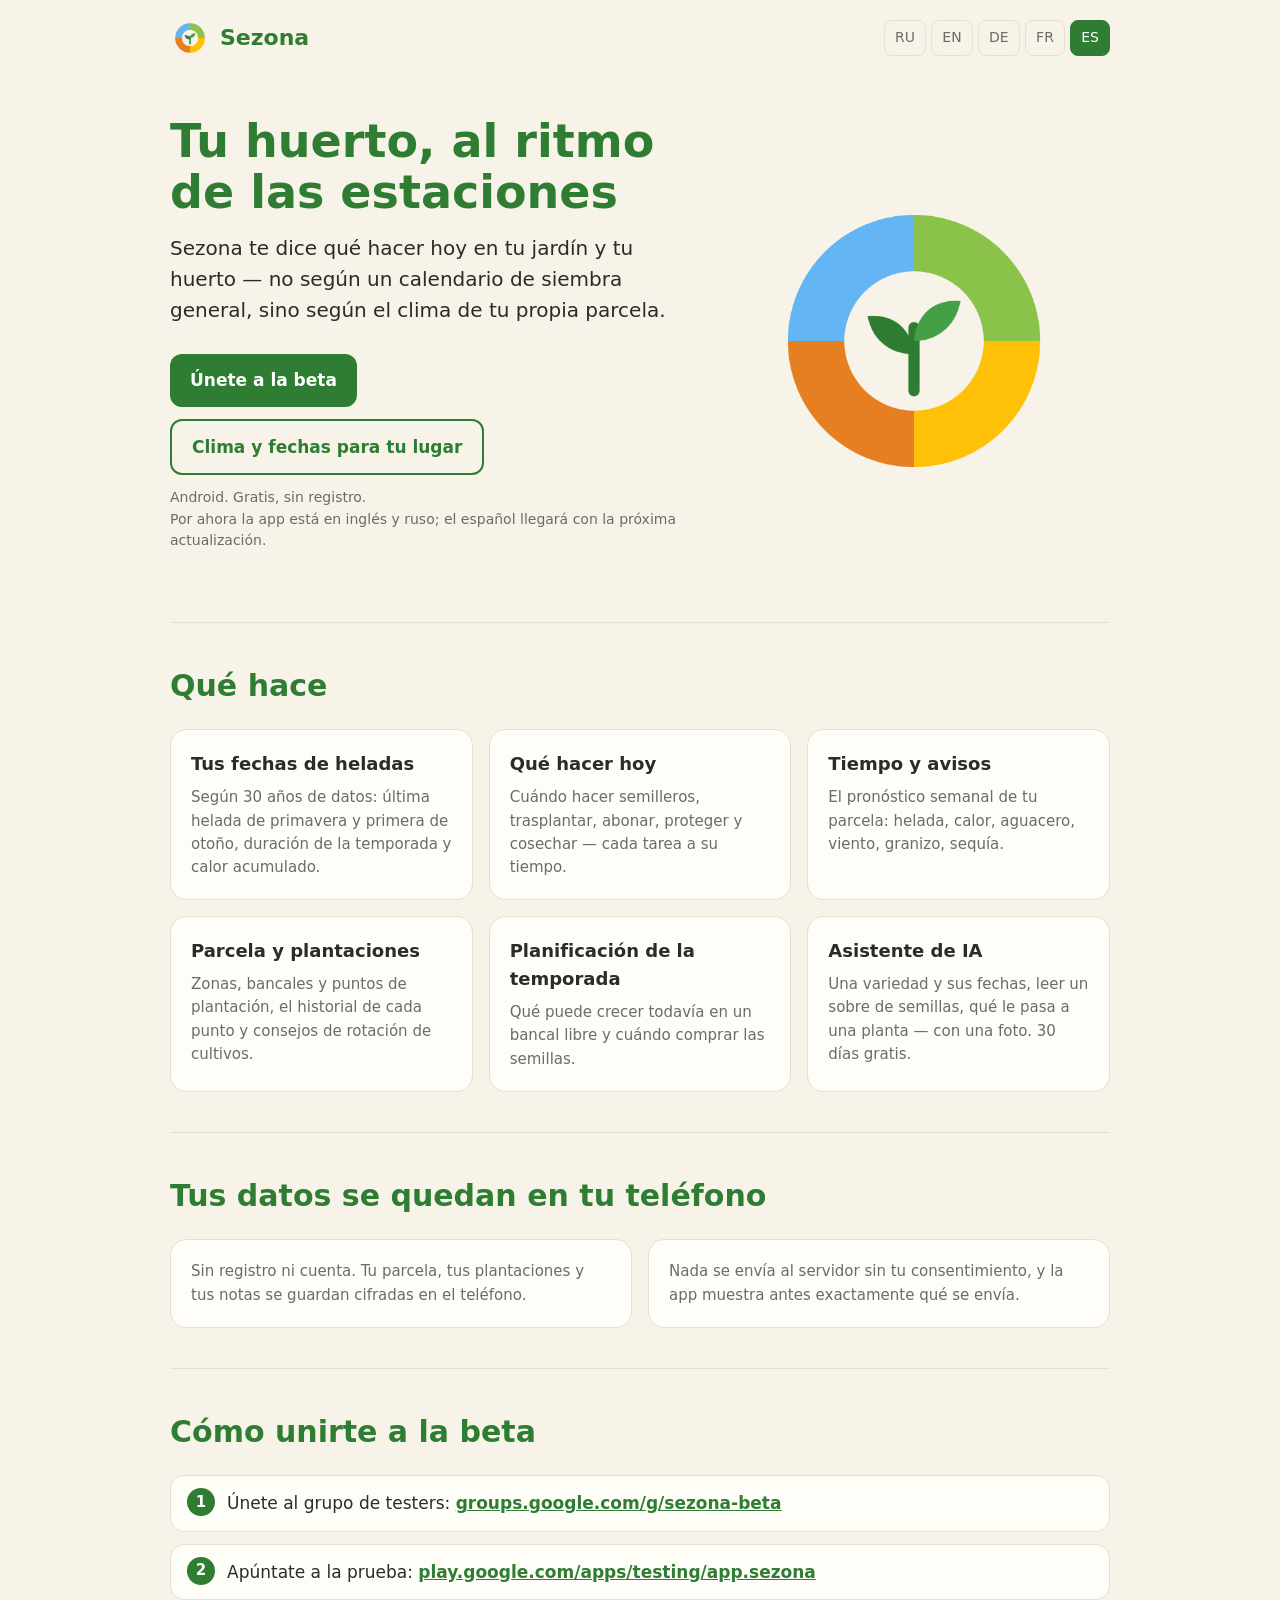
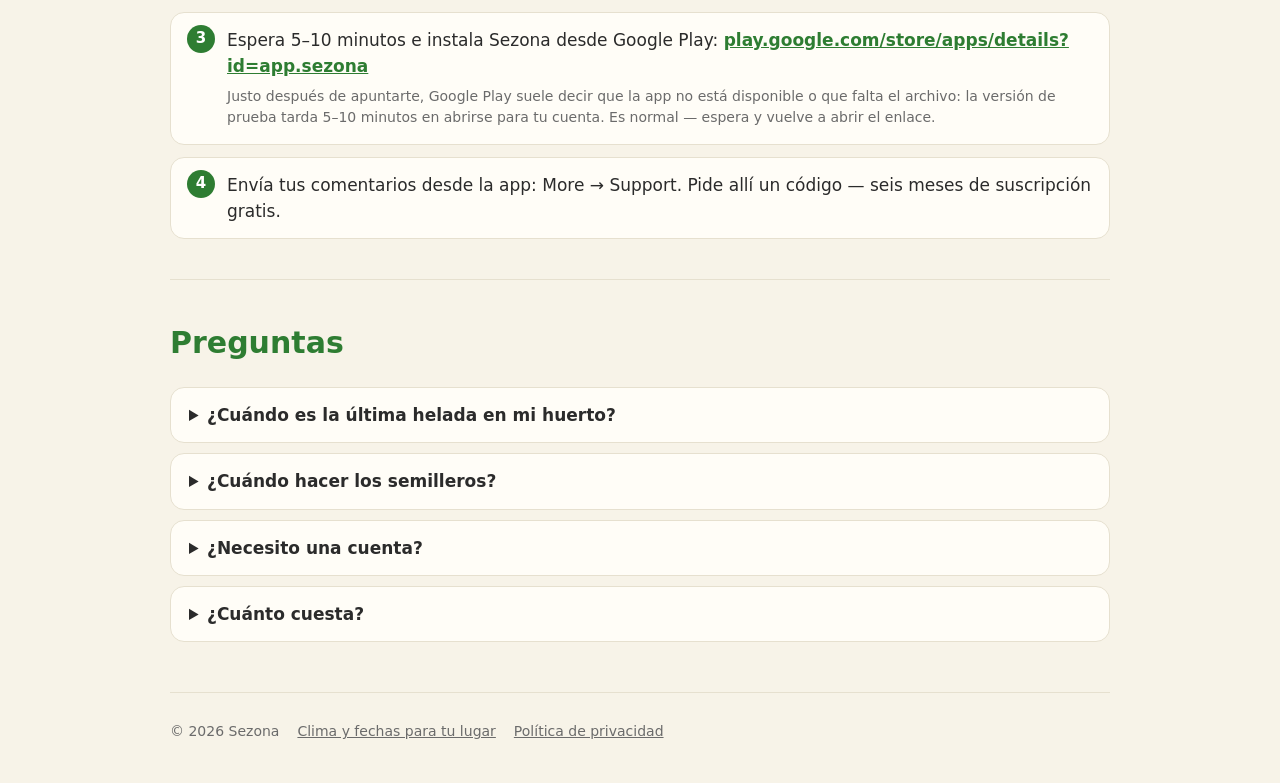
<file: es/index.html>
<!DOCTYPE html>
<html lang="es">
<head>
<meta charset="utf-8">
<meta name="viewport" content="width=device-width, initial-scale=1">
<title>Sezona — planificador de jardín y huerto según el clima de tu parcela</title>
<meta name="description" content="App de jardinería: tus fechas de la última y la primera helada según 30 años de datos meteorológicos, cuándo hacer semilleros y trasplantar, el tiempo de tu parcela con avisos y un asistente de IA. Android, gratis, sin registro.">
<link rel="canonical" href="https://sezonaapp.com/es/">
<link rel="alternate" hreflang="ru" href="https://sezonaapp.com/">
<link rel="alternate" hreflang="en" href="https://sezonaapp.com/en/">
<link rel="alternate" hreflang="de" href="https://sezonaapp.com/de/">
<link rel="alternate" hreflang="fr" href="https://sezonaapp.com/fr/">
<link rel="alternate" hreflang="es" href="https://sezonaapp.com/es/">
<link rel="alternate" hreflang="x-default" href="https://sezonaapp.com/en/">
<link rel="icon" href="/icon.png" type="image/png">
<link rel="apple-touch-icon" href="/icon.png">
<link rel="stylesheet" href="/style.css">
<meta name="theme-color" content="#2E7D32">
<meta property="og:type" content="website">
<meta property="og:site_name" content="Sezona">
<meta property="og:locale" content="es_ES">
<meta property="og:locale:alternate" content="en_US">
<meta property="og:url" content="https://sezonaapp.com/es/">
<meta property="og:title" content="Sezona — tu huerto, al ritmo de las estaciones">
<meta property="og:description" content="Qué hacer en tu huerto y cuándo — según el clima de tu parcela.">
<meta property="og:image" content="https://sezonaapp.com/og-es.png">
<meta property="og:image:width" content="1200">
<meta property="og:image:height" content="630">
<meta name="twitter:card" content="summary_large_image">
<script type="application/ld+json">
{
  "@context": "https://schema.org",
  "@graph": [
    {
      "@type": "SoftwareApplication",
      "name": "Sezona: planificador de jardín y huerto",
      "alternateName": "Sezona",
      "url": "https://sezonaapp.com/es/",
      "image": "https://sezonaapp.com/icon.png",
      "description": "Un planificador de jardín y huerto según el clima de tu parcela: fechas de heladas, siembra y trasplante, avisos meteorológicos y un asistente de IA.",
      "applicationCategory": "LifestyleApplication",
      "operatingSystem": "Android",
      "inLanguage": ["es"],
      "offers": { "@type": "Offer", "price": "0", "priceCurrency": "EUR" },
      "downloadUrl": "https://play.google.com/store/apps/details?id=app.sezona"
    },
    {
      "@type": "FAQPage",
      "mainEntity": [
        { "@type": "Question", "name": "¿Cuándo es la última helada en mi huerto?",
          "acceptedAnswer": { "@type": "Answer", "text": "Indica en Sezona dónde está tu parcela. Con el tiempo de los últimos 30 años, la app calcula cuándo suelen ser en tu zona la última helada de primavera y la primera de otoño, cuánto dura la temporada y cuánto calor aporta el verano." } },
        { "@type": "Question", "name": "¿Cuándo hacer los semilleros?",
          "acceptedAnswer": { "@type": "Answer", "text": "La fecha del semillero se cuenta hacia atrás desde el trasplante, y el trasplante desde la última helada de primavera en tu parcela. Sezona lo hace para cada cultivo y te avisa cuando toca sembrar." } },
        { "@type": "Question", "name": "¿Necesito una cuenta?",
          "acceptedAnswer": { "@type": "Answer", "text": "No. Tu parcela, tus plantaciones y tus notas se guardan cifradas en tu teléfono. Nada se envía al servidor sin tu consentimiento." } },
        { "@type": "Question", "name": "¿Cuánto cuesta?",
          "acceptedAnswer": { "@type": "Answer", "text": "La app es gratuita. El catálogo completo de plantas en el servidor y la IA del proyecto se incluyen en la suscripción; los primeros 30 días son gratis. También puedes usar el asistente de IA con tu propia clave." } }
      ]
    }
  ]
}
</script>
</head>
<body>
<div class="wrap">
  <header>
    <a class="brand" href="/es/"><img src="/icon.png" alt="" width="40" height="40">Sezona</a>
    <nav class="lang" aria-label="Idioma">
      <a href="/" hreflang="ru">RU</a>
      <a href="/en/" hreflang="en">EN</a>
      <a href="/de/" hreflang="de">DE</a>
      <a href="/fr/" hreflang="fr">FR</a>
      <a href="/es/" hreflang="es" aria-current="page">ES</a>
    </nav>
  </header>

  <main>
    <div class="hero">
      <div>
        <h1>Tu huerto, al ritmo de las estaciones</h1>
        <p class="lead">Sezona te dice qué hacer hoy en tu jardín y tu huerto — no según un calendario de siembra general, sino según el clima de tu propia parcela.</p>
        <div class="buttons">
          <a class="btn main" href="#beta">Únete a la beta</a>
          <a class="btn alt" href="https://climate.sezonaapp.com/es/">Clima y fechas para tu lugar</a>
        </div>
        <p class="note">Android. Gratis, sin registro.<br>Por ahora la app está en inglés y ruso; el español llegará con la próxima actualización.</p>
      </div>
      <img src="/icon.png" alt="Logotipo de Sezona — un brote en la rueda de las cuatro estaciones" width="340" height="340">
    </div>

    <section>
      <h2>Qué hace</h2>
      <div class="grid">
        <div class="card"><h3>Tus fechas de heladas</h3>
          <p>Según 30 años de datos: última helada de primavera y primera de otoño, duración de la temporada y calor acumulado.</p></div>
        <div class="card"><h3>Qué hacer hoy</h3>
          <p>Cuándo hacer semilleros, trasplantar, abonar, proteger y cosechar — cada tarea a su tiempo.</p></div>
        <div class="card"><h3>Tiempo y avisos</h3>
          <p>El pronóstico semanal de tu parcela: helada, calor, aguacero, viento, granizo, sequía.</p></div>
        <div class="card"><h3>Parcela y plantaciones</h3>
          <p>Zonas, bancales y puntos de plantación, el historial de cada punto y consejos de rotación de cultivos.</p></div>
        <div class="card"><h3>Planificación de la temporada</h3>
          <p>Qué puede crecer todavía en un bancal libre y cuándo comprar las semillas.</p></div>
        <div class="card"><h3>Asistente de IA</h3>
          <p>Una variedad y sus fechas, leer un sobre de semillas, qué le pasa a una planta — con una foto. 30 días gratis.</p></div>
      </div>
    </section>

    <section>
      <h2>Tus datos se quedan en tu teléfono</h2>
      <div class="privacy">
        <div class="card"><p>Sin registro ni cuenta. Tu parcela, tus plantaciones y tus notas se guardan cifradas en el teléfono.</p></div>
        <div class="card"><p>Nada se envía al servidor sin tu consentimiento, y la app muestra antes exactamente qué se envía.</p></div>
      </div>
    </section>

    <section id="beta">
      <h2>Cómo unirte a la beta</h2>
      <ol class="steps">
        <li>Únete al grupo de testers: <a href="https://groups.google.com/g/sezona-beta">groups.google.com/g/sezona-beta</a></li>
        <li>Apúntate a la prueba: <a href="https://play.google.com/apps/testing/app.sezona">play.google.com/apps/testing/app.sezona</a></li>
        <li>Espera 5–10 minutos e instala Sezona desde Google Play: <a href="https://play.google.com/store/apps/details?id=app.sezona">play.google.com/store/apps/details?id=app.sezona</a><br><span class="hint">Justo después de apuntarte, Google Play suele decir que la app no está disponible o que falta el archivo: la versión de prueba tarda 5–10 minutos en abrirse para tu cuenta. Es normal — espera y vuelve a abrir el enlace.</span></li>
        <li>Envía tus comentarios desde la app: More → Support. Pide allí un código — seis meses de suscripción gratis.</li>
      </ol>
    </section>

    <section class="faq">
      <h2>Preguntas</h2>
      <details><summary>¿Cuándo es la última helada en mi huerto?</summary>
        <p>Indica en Sezona dónde está tu parcela. Con el tiempo de los últimos 30 años, la app calcula cuándo suelen ser en tu zona la última helada de primavera y la primera de otoño, cuánto dura la temporada y cuánto calor aporta el verano.</p></details>
      <details><summary>¿Cuándo hacer los semilleros?</summary>
        <p>La fecha del semillero se cuenta hacia atrás desde el trasplante, y el trasplante desde la última helada de primavera en tu parcela. Sezona lo hace para cada cultivo y te avisa cuando toca sembrar.</p></details>
      <details><summary>¿Necesito una cuenta?</summary>
        <p>No. Tu parcela, tus plantaciones y tus notas se guardan cifradas en tu teléfono. Nada se envía al servidor sin tu consentimiento.</p></details>
      <details><summary>¿Cuánto cuesta?</summary>
        <p>La app es gratuita. El catálogo completo de plantas en el servidor y la IA del proyecto se incluyen en la suscripción; los primeros 30 días son gratis. También puedes usar el asistente de IA con tu propia clave.</p></details>
    </section>
  </main>

  <footer>
    <span>© 2026 Sezona</span>
    <a href="https://climate.sezonaapp.com/es/">Clima y fechas para tu lugar</a>
    <a href="https://aagorlan.github.io/sezona-legal/">Política de privacidad</a>
  </footer>
</div>
</body>
</html>
</file>
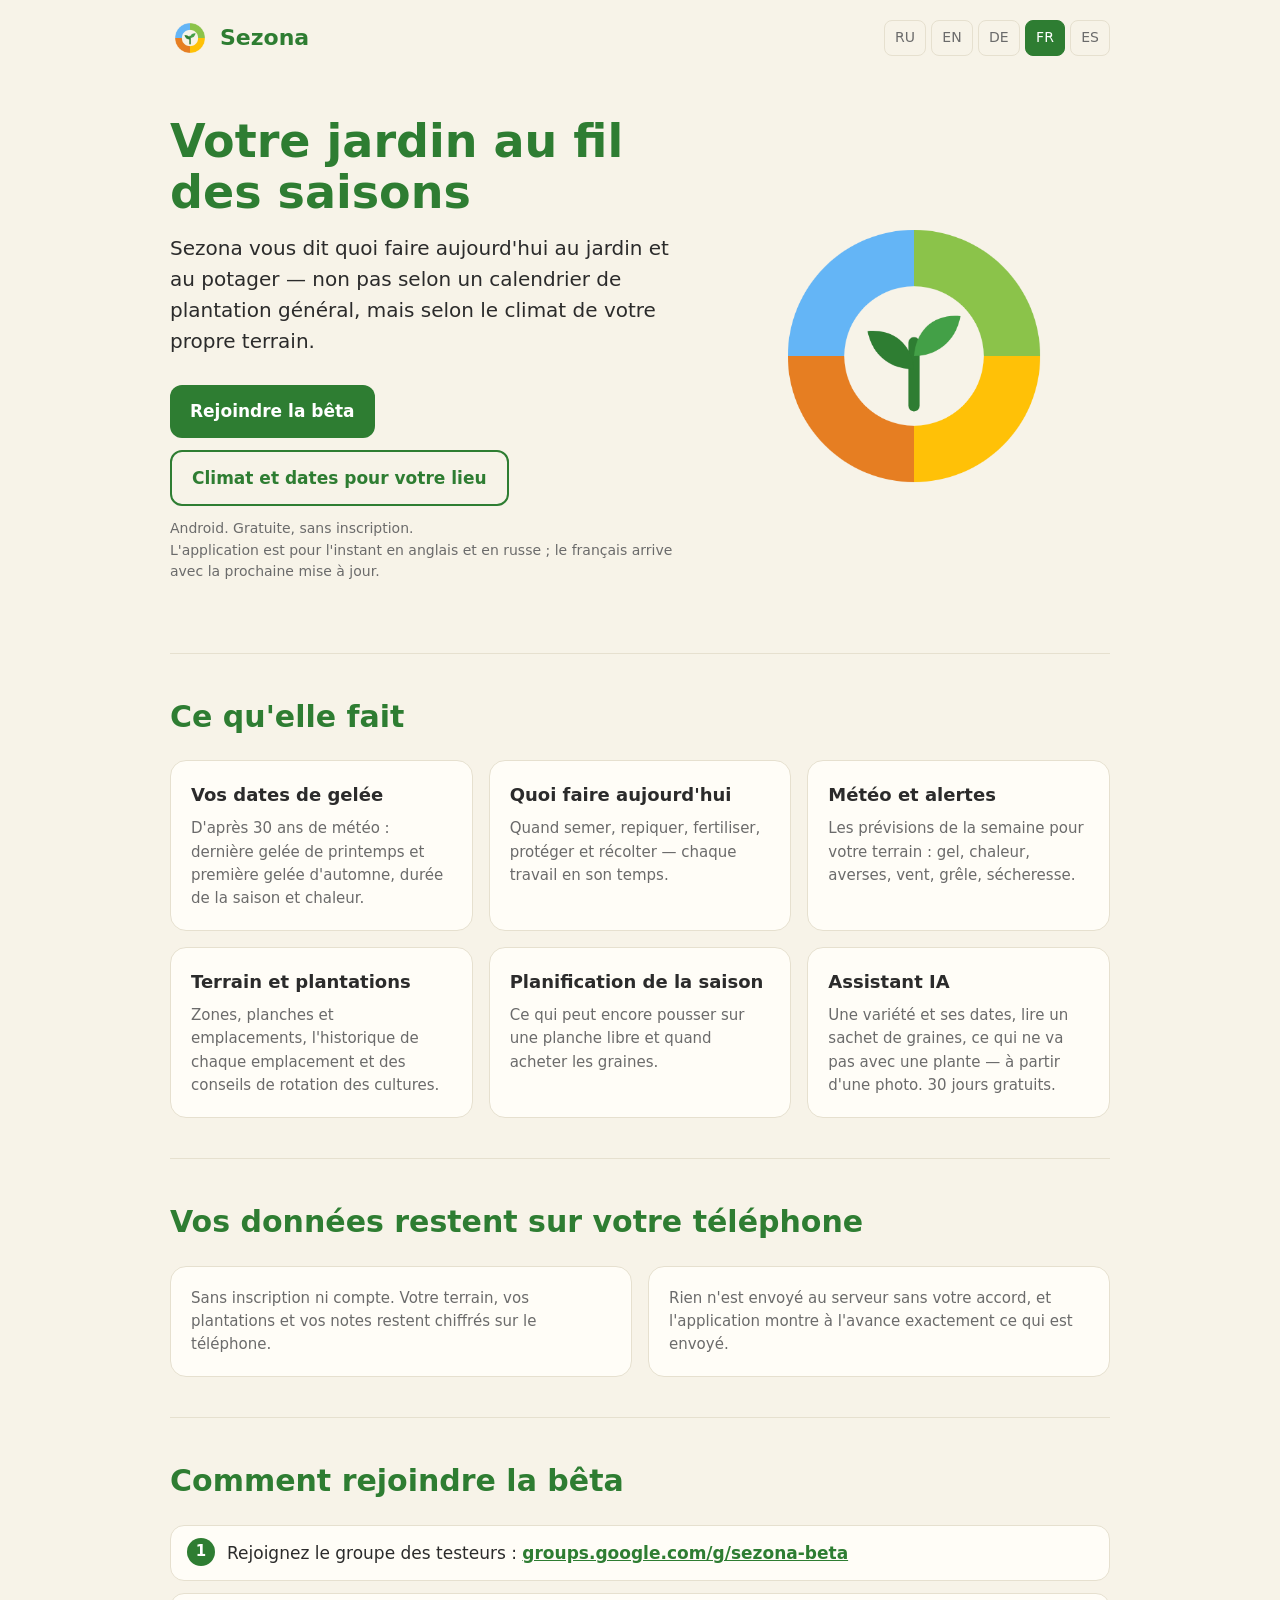
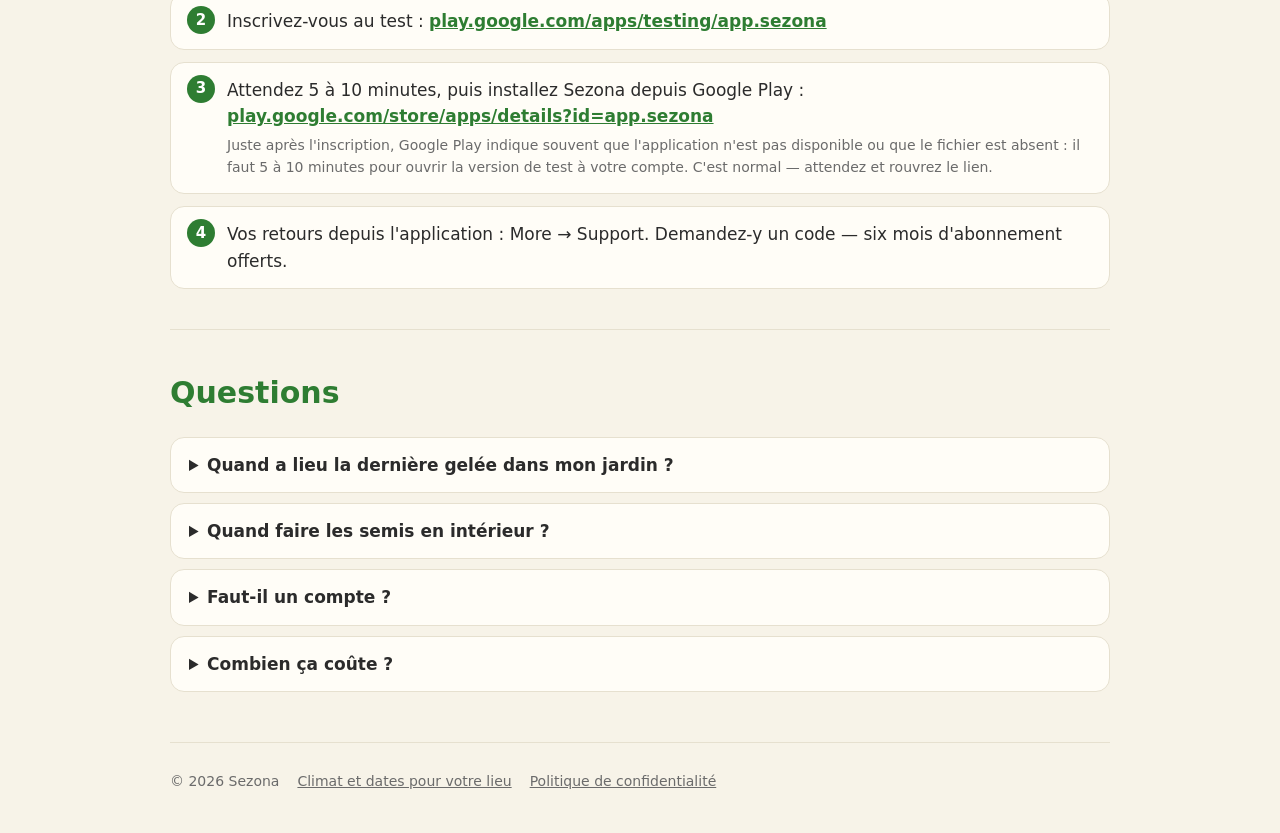
<file: fr/index.html>
<!DOCTYPE html>
<html lang="fr">
<head>
<meta charset="utf-8">
<meta name="viewport" content="width=device-width, initial-scale=1">
<title>Sezona — planificateur de jardin et potager selon le climat de votre terrain</title>
<meta name="description" content="Application de jardinage : vos dates de dernière et première gelée d'après 30 ans de météo, quand semer et repiquer, la météo de votre terrain avec alertes et un assistant IA. Android, gratuite, sans inscription.">
<link rel="canonical" href="https://sezonaapp.com/fr/">
<link rel="alternate" hreflang="ru" href="https://sezonaapp.com/">
<link rel="alternate" hreflang="en" href="https://sezonaapp.com/en/">
<link rel="alternate" hreflang="de" href="https://sezonaapp.com/de/">
<link rel="alternate" hreflang="fr" href="https://sezonaapp.com/fr/">
<link rel="alternate" hreflang="es" href="https://sezonaapp.com/es/">
<link rel="alternate" hreflang="x-default" href="https://sezonaapp.com/en/">
<link rel="icon" href="/icon.png" type="image/png">
<link rel="apple-touch-icon" href="/icon.png">
<link rel="stylesheet" href="/style.css">
<meta name="theme-color" content="#2E7D32">
<meta property="og:type" content="website">
<meta property="og:site_name" content="Sezona">
<meta property="og:locale" content="fr_FR">
<meta property="og:locale:alternate" content="en_US">
<meta property="og:url" content="https://sezonaapp.com/fr/">
<meta property="og:title" content="Sezona — votre jardin au fil des saisons">
<meta property="og:description" content="Quoi faire au jardin et quand — selon le climat de votre terrain.">
<meta property="og:image" content="https://sezonaapp.com/og-fr.png">
<meta property="og:image:width" content="1200">
<meta property="og:image:height" content="630">
<meta name="twitter:card" content="summary_large_image">
<script type="application/ld+json">
{
  "@context": "https://schema.org",
  "@graph": [
    {
      "@type": "SoftwareApplication",
      "name": "Sezona : planificateur de jardin et potager",
      "alternateName": "Sezona",
      "url": "https://sezonaapp.com/fr/",
      "image": "https://sezonaapp.com/icon.png",
      "description": "Un planificateur de jardin et de potager selon le climat de votre terrain : dates de gelée, semis et repiquage, alertes météo et assistant IA.",
      "applicationCategory": "LifestyleApplication",
      "operatingSystem": "Android",
      "inLanguage": ["fr"],
      "offers": { "@type": "Offer", "price": "0", "priceCurrency": "EUR" },
      "downloadUrl": "https://play.google.com/store/apps/details?id=app.sezona"
    },
    {
      "@type": "FAQPage",
      "mainEntity": [
        { "@type": "Question", "name": "Quand a lieu la dernière gelée dans mon jardin ?",
          "acceptedAnswer": { "@type": "Answer", "text": "Indiquez à Sezona où se trouve votre terrain. D'après la météo des 30 dernières années, l'application calcule quand ont lieu en général chez vous la dernière gelée de printemps et la première gelée d'automne, la durée de la saison et la chaleur apportée par l'été." } },
        { "@type": "Question", "name": "Quand faire les semis en intérieur ?",
          "acceptedAnswer": { "@type": "Answer", "text": "La date des semis se calcule à rebours depuis le repiquage, et le repiquage depuis la dernière gelée de printemps sur votre terrain. Sezona le fait pour chaque culture et vous rappelle quand semer." } },
        { "@type": "Question", "name": "Faut-il un compte ?",
          "acceptedAnswer": { "@type": "Answer", "text": "Non. Votre terrain, vos plantations et vos notes restent chiffrés sur votre téléphone. Rien n'est envoyé au serveur sans votre accord." } },
        { "@type": "Question", "name": "Combien ça coûte ?",
          "acceptedAnswer": { "@type": "Answer", "text": "L'application est gratuite. Le catalogue complet des plantes sur le serveur et l'IA du projet sont inclus dans l'abonnement ; les 30 premiers jours sont gratuits. Vous pouvez aussi utiliser l'assistant IA avec votre propre clé." } }
      ]
    }
  ]
}
</script>
</head>
<body>
<div class="wrap">
  <header>
    <a class="brand" href="/fr/"><img src="/icon.png" alt="" width="40" height="40">Sezona</a>
    <nav class="lang" aria-label="Langue">
      <a href="/" hreflang="ru">RU</a>
      <a href="/en/" hreflang="en">EN</a>
      <a href="/de/" hreflang="de">DE</a>
      <a href="/fr/" hreflang="fr" aria-current="page">FR</a>
      <a href="/es/" hreflang="es">ES</a>
    </nav>
  </header>

  <main>
    <div class="hero">
      <div>
        <h1>Votre jardin au fil des saisons</h1>
        <p class="lead">Sezona vous dit quoi faire aujourd'hui au jardin et au potager — non pas selon un calendrier de plantation général, mais selon le climat de votre propre terrain.</p>
        <div class="buttons">
          <a class="btn main" href="#beta">Rejoindre la bêta</a>
          <a class="btn alt" href="https://climate.sezonaapp.com/fr/">Climat et dates pour votre lieu</a>
        </div>
        <p class="note">Android. Gratuite, sans inscription.<br>L'application est pour l'instant en anglais et en russe ; le français arrive avec la prochaine mise à jour.</p>
      </div>
      <img src="/icon.png" alt="Logo Sezona — une pousse dans la roue des quatre saisons" width="340" height="340">
    </div>

    <section>
      <h2>Ce qu'elle fait</h2>
      <div class="grid">
        <div class="card"><h3>Vos dates de gelée</h3>
          <p>D'après 30 ans de météo : dernière gelée de printemps et première gelée d'automne, durée de la saison et chaleur.</p></div>
        <div class="card"><h3>Quoi faire aujourd'hui</h3>
          <p>Quand semer, repiquer, fertiliser, protéger et récolter — chaque travail en son temps.</p></div>
        <div class="card"><h3>Météo et alertes</h3>
          <p>Les prévisions de la semaine pour votre terrain : gel, chaleur, averses, vent, grêle, sécheresse.</p></div>
        <div class="card"><h3>Terrain et plantations</h3>
          <p>Zones, planches et emplacements, l'historique de chaque emplacement et des conseils de rotation des cultures.</p></div>
        <div class="card"><h3>Planification de la saison</h3>
          <p>Ce qui peut encore pousser sur une planche libre et quand acheter les graines.</p></div>
        <div class="card"><h3>Assistant IA</h3>
          <p>Une variété et ses dates, lire un sachet de graines, ce qui ne va pas avec une plante — à partir d'une photo. 30 jours gratuits.</p></div>
      </div>
    </section>

    <section>
      <h2>Vos données restent sur votre téléphone</h2>
      <div class="privacy">
        <div class="card"><p>Sans inscription ni compte. Votre terrain, vos plantations et vos notes restent chiffrés sur le téléphone.</p></div>
        <div class="card"><p>Rien n'est envoyé au serveur sans votre accord, et l'application montre à l'avance exactement ce qui est envoyé.</p></div>
      </div>
    </section>

    <section id="beta">
      <h2>Comment rejoindre la bêta</h2>
      <ol class="steps">
        <li>Rejoignez le groupe des testeurs : <a href="https://groups.google.com/g/sezona-beta">groups.google.com/g/sezona-beta</a></li>
        <li>Inscrivez-vous au test : <a href="https://play.google.com/apps/testing/app.sezona">play.google.com/apps/testing/app.sezona</a></li>
        <li>Attendez 5 à 10 minutes, puis installez Sezona depuis Google Play : <a href="https://play.google.com/store/apps/details?id=app.sezona">play.google.com/store/apps/details?id=app.sezona</a><br><span class="hint">Juste après l'inscription, Google Play indique souvent que l'application n'est pas disponible ou que le fichier est absent : il faut 5 à 10 minutes pour ouvrir la version de test à votre compte. C'est normal — attendez et rouvrez le lien.</span></li>
        <li>Vos retours depuis l'application : More → Support. Demandez-y un code — six mois d'abonnement offerts.</li>
      </ol>
    </section>

    <section class="faq">
      <h2>Questions</h2>
      <details><summary>Quand a lieu la dernière gelée dans mon jardin ?</summary>
        <p>Indiquez à Sezona où se trouve votre terrain. D'après la météo des 30 dernières années, l'application calcule quand ont lieu en général chez vous la dernière gelée de printemps et la première gelée d'automne, la durée de la saison et la chaleur apportée par l'été.</p></details>
      <details><summary>Quand faire les semis en intérieur ?</summary>
        <p>La date des semis se calcule à rebours depuis le repiquage, et le repiquage depuis la dernière gelée de printemps sur votre terrain. Sezona le fait pour chaque culture et vous rappelle quand semer.</p></details>
      <details><summary>Faut-il un compte ?</summary>
        <p>Non. Votre terrain, vos plantations et vos notes restent chiffrés sur votre téléphone. Rien n'est envoyé au serveur sans votre accord.</p></details>
      <details><summary>Combien ça coûte ?</summary>
        <p>L'application est gratuite. Le catalogue complet des plantes sur le serveur et l'IA du projet sont inclus dans l'abonnement ; les 30 premiers jours sont gratuits. Vous pouvez aussi utiliser l'assistant IA avec votre propre clé.</p></details>
    </section>
  </main>

  <footer>
    <span>© 2026 Sezona</span>
    <a href="https://climate.sezonaapp.com/fr/">Climat et dates pour votre lieu</a>
    <a href="https://aagorlan.github.io/sezona-legal/">Politique de confidentialité</a>
  </footer>
</div>
</body>
</html>
</file>
<file: style.css>
:root { --bg: #F7F3E8; --card: #FFFDF7; --green: #2E7D32; --green2: #43A047; --text: #2B2B2B; --muted: #6B6B6B; --line: #E6E0CF; }
* { box-sizing: border-box; }
body { margin: 0; background: var(--bg); color: var(--text); font: 17px/1.55 system-ui, -apple-system, "Segoe UI", Roboto, sans-serif; }
.wrap { max-width: 980px; margin: 0 auto; padding: 0 20px; }
header { display: flex; align-items: center; justify-content: space-between; padding: 18px 0; }
.brand { display: flex; align-items: center; gap: 10px; font-weight: 700; font-size: 22px; color: var(--green); text-decoration: none; }
.brand img { width: 40px; height: 40px; border-radius: 10px; }
.lang a { display: inline-block; text-decoration: none; background: none; border: 1px solid var(--line); border-radius: 8px; padding: 6px 10px; font: inherit; font-size: 14px; color: var(--muted); cursor: pointer; }
.lang a[aria-current="page"] { background: var(--green); border-color: var(--green); color: #fff; }
.hero { display: grid; grid-template-columns: 1.3fr 1fr; gap: 40px; align-items: center; padding: 40px 0 56px; }
h1 { font-size: 46px; line-height: 1.1; margin: 0 0 16px; color: var(--green); }
.lead { font-size: 20px; color: var(--text); margin: 0 0 28px; }
.hero img { width: 100%; max-width: 340px; justify-self: center; }
.buttons { display: flex; flex-wrap: wrap; gap: 12px; }
.btn { display: inline-block; padding: 13px 20px; border-radius: 12px; text-decoration: none; font-weight: 600; }
.btn.main { background: var(--green); color: #fff; }
.btn.alt { border: 2px solid var(--green); color: var(--green); }
.btn.off { border: 2px dashed var(--line); color: var(--muted); }
.note { font-size: 14px; color: var(--muted); margin-top: 12px; }
h2 { font-size: 30px; margin: 0 0 20px; color: var(--green); }
section { padding: 40px 0; border-top: 1px solid var(--line); }
.grid { display: grid; grid-template-columns: repeat(3, 1fr); gap: 16px; }
.card { background: var(--card); border: 1px solid var(--line); border-radius: 16px; padding: 20px; }
.card h3 { margin: 0 0 8px; font-size: 18px; }
.card p { margin: 0; color: var(--muted); font-size: 15px; }
.steps { counter-reset: s; list-style: none; padding: 0; margin: 0; display: grid; gap: 12px; }
.steps li { counter-increment: s; background: var(--card); border: 1px solid var(--line); border-radius: 14px; padding: 14px 16px 14px 56px; position: relative; }
.steps li::before { content: counter(s); position: absolute; left: 16px; top: 12px; width: 28px; height: 28px; border-radius: 50%; background: var(--green); color: #fff; display: grid; place-items: center; font-weight: 700; font-size: 15px; }
.steps a { color: var(--green); font-weight: 600; }
.privacy { display: grid; grid-template-columns: 1fr 1fr; gap: 16px; }
footer { padding: 28px 0 40px; border-top: 1px solid var(--line); color: var(--muted); font-size: 14px; display: flex; flex-wrap: wrap; gap: 18px; }
footer a { color: var(--muted); }
@media (max-width: 760px) {
  .hero { grid-template-columns: 1fr; padding-top: 16px; }
  .hero img { max-width: 200px; order: -1; }
  h1 { font-size: 34px; }
  .grid, .privacy { grid-template-columns: 1fr; }
}
.faq details { background: var(--card); border: 1px solid var(--line); border-radius: 14px; padding: 14px 18px; margin-bottom: 10px; }
.faq summary { cursor: pointer; font-weight: 600; }
.faq details p { margin: 10px 0 0; color: var(--muted); }
.note a { color: var(--green); }
.steps .hint { display: inline-block; margin-top: 6px; font-size: 14px; color: var(--muted); }
</file>
